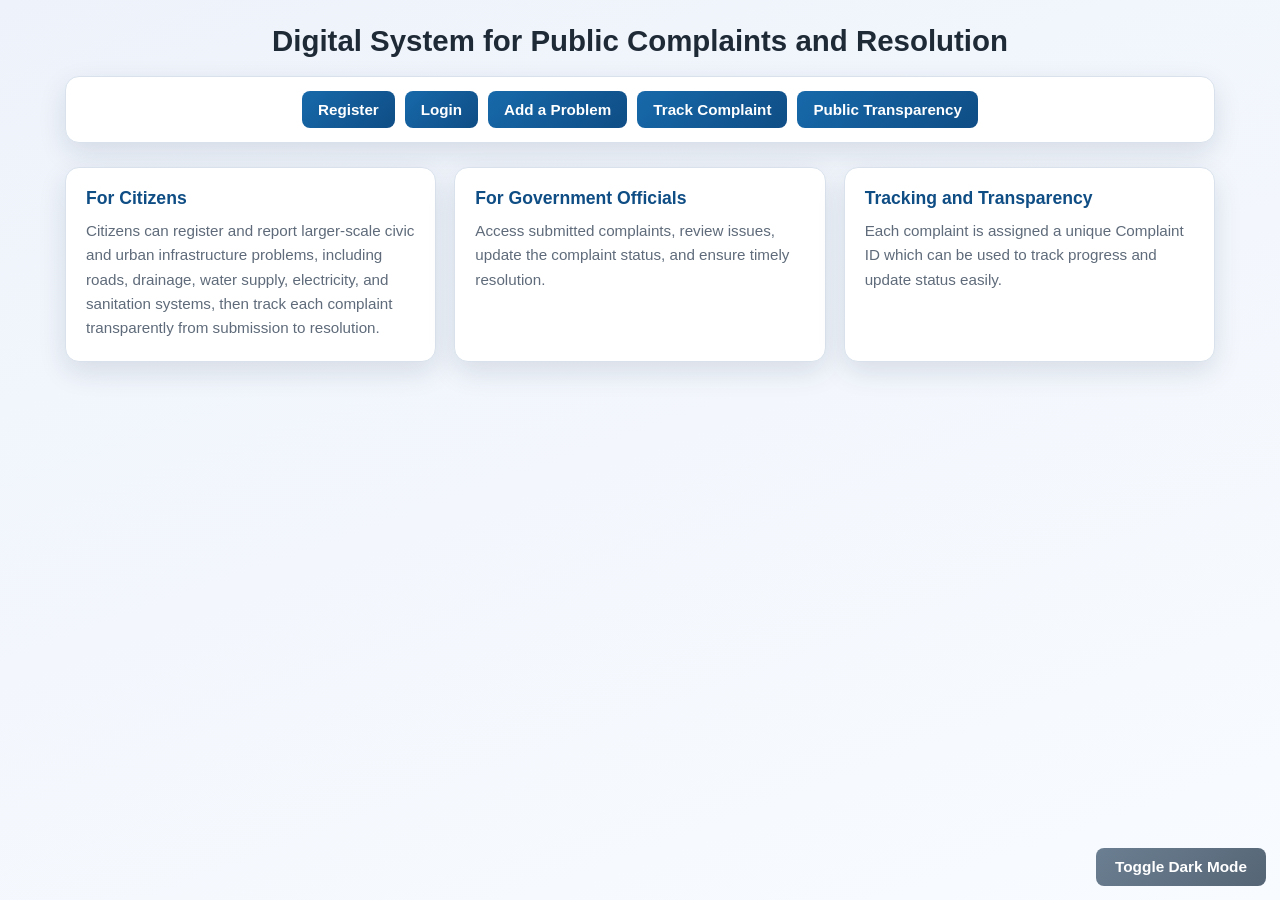
<file: index.html>
<html>
    <head>
        <title>Digital Complaint System</title>
        <link rel="stylesheet" href="style.css">
        <script src="script.js"></script>
    </head>
    <body>
        <h1>Digital System for Public Complaints and Resolution</h1>
        <nav class="menu">
            <a href="register.html">Register</a>
            <a href="login.html">Login</a>
            <a href="problems.html">Add a Problem</a>
            <a href="trackComplaint.html">Track Complaint</a>
            <a href="publicTransparency.html">Public Transparency</a>
        </nav>
        <div class="db">
            <div class="c">
                <h2>For Citizens</h2>
                <p>Citizens can register and report larger-scale civic and urban infrastructure problems, including roads, drainage, water supply, electricity, and sanitation systems, then track each complaint transparently from submission to resolution.</p>
            </div>
            <div class="c">
                <h2>For Government Officials</h2>
                <p>Access submitted complaints, review issues, update the complaint status, and ensure timely resolution.</p>
            </div>
            <div class="c">
                <h2>Tracking and Transparency</h2>
                <p>Each complaint is assigned a unique Complaint ID which can be used to track progress and update status easily.</p>
            </div>
        </div>
    </body>
</html>
</file>
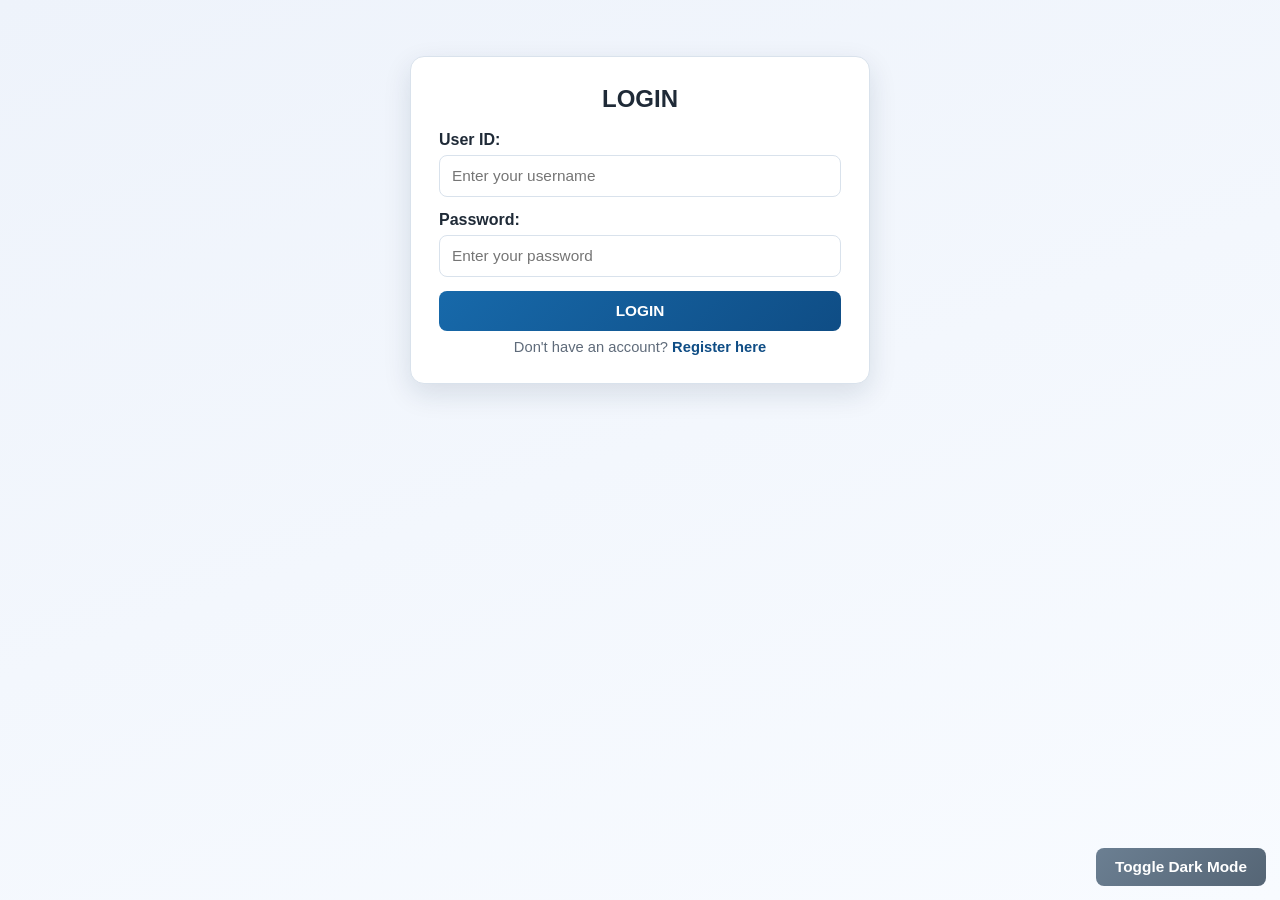
<file: citizenDashboard.html>
<!DOCTYPE html>
<html lang="en">
<head>
    <meta charset="UTF-8">
    <meta name="viewport" content="width=device-width, initial-scale=1.0">
    <title>My Complaints - Public Complaints System</title>
    <link rel="stylesheet" href="style.css">
    <script src="script.js"></script>
</head>
<body onload="displayCitizenComplaints()">
    <div class="dashboard-container">
        <header class="dashboard-header">
            <h1>My Complaints</h1>
            <p class="dashboard-subtitle">Track the progress of your submitted complaints</p>
        </header>

        <div class="table-container">
            <h2>My Notifications</h2>
            <div id="citizenNotifications" class="notification-list"></div>
        </div>

        <div class="table-container">
            <h2>My Submitted Complaints</h2>
            <table id="citizenComplaintsTable" class="complaints-table">
                <thead>
                    <tr>
                        <th>Complaint ID</th>
                        <th>Category</th>
                        <th>Area / City</th>
                        <th>Problem Description</th>
                        <th>Supports</th>
                        <th>Status</th>
                        <th>Progress</th>
                        <th>Resolution Time</th>
                        <th>Evidence</th>
                        <th>Submitted Date</th>
                    </tr>
                </thead>
                <tbody id="citizenComplaintsTableBody"></tbody>
            </table>
        </div>

        <div class="dashboard-actions">
            <button class="btn btn-primary" onclick="window.location.href='problems.html'">Submit New Complaint</button>
            <a class="btn btn-secondary" href="publicTransparency.html">View Public Transparency</a>
            <button class="btn btn-danger" onclick="logout()">Logout</button>
        </div>
    </div>
</body>
</html>
</file>
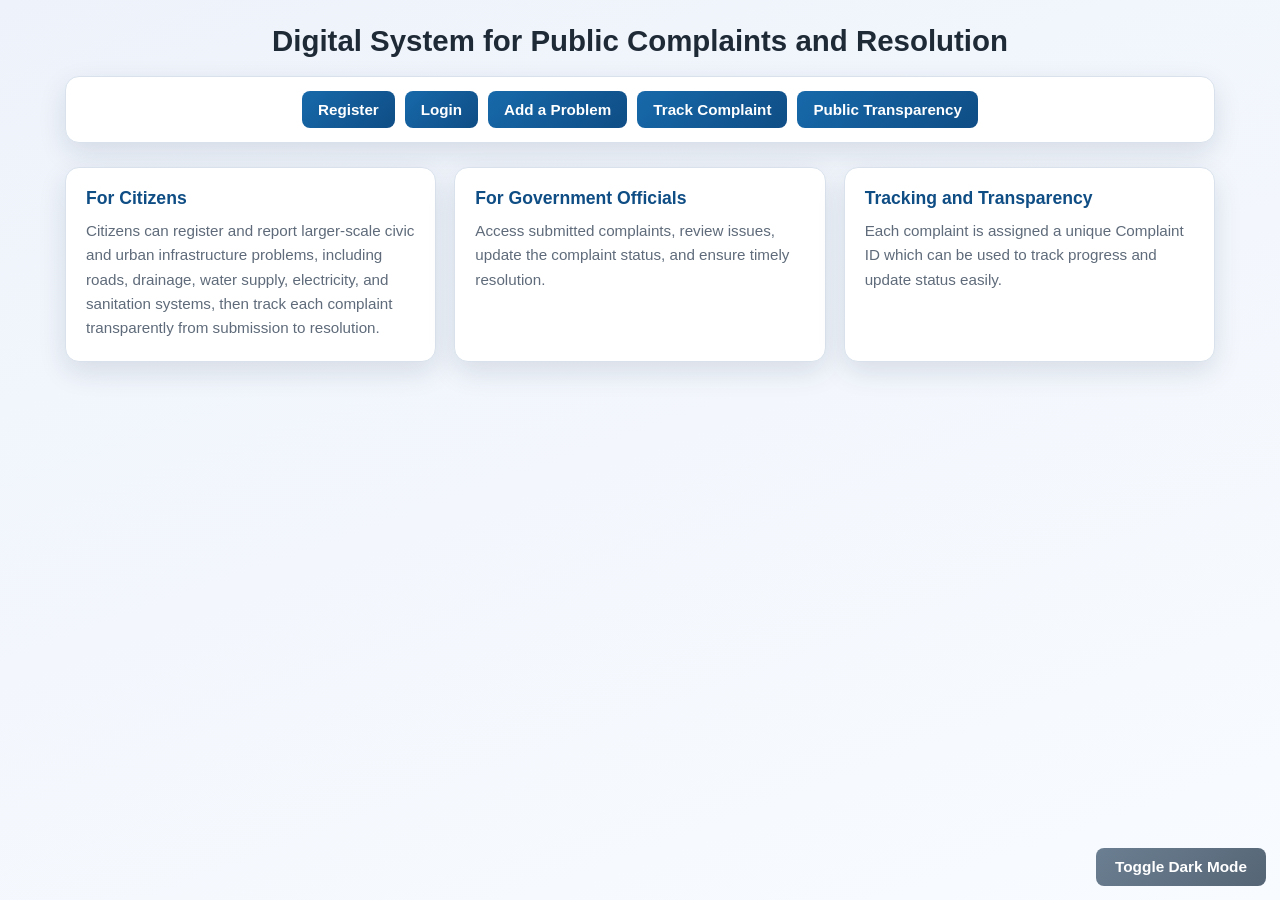
<file: govtDashboard.html>
<!DOCTYPE html>
<html lang="en">
<head>
    <meta charset="UTF-8">
    <meta name="viewport" content="width=device-width, initial-scale=1.0">
    <title>Government Dashboard - Public Complaints System</title>
    <link rel="stylesheet" href="style.css">
    <script src="script.js"></script>
</head>
<body onload="currentFilter='all';currentSearch='';displayComplaintTable()">
    <div class="dashboard-container">
        <header class="dashboard-header">
            <h1>Government Complaint Dashboard</h1>
            <p class="dashboard-subtitle">Manage and resolve public complaints efficiently</p>
        </header>

        <div class="stats-dashboard">
            <div class="stat-card">
                <h3 id="totalComplaints">0</h3>
                <p>Total Complaints</p>
            </div>
            <div class="stat-card">
                <h3 id="submittedComplaints">0</h3>
                <p>Submitted</p>
            </div>
            <div class="stat-card">
                <h3 id="inProgressComplaints">0</h3>
                <p>In Progress</p>
            </div>
            <div class="stat-card">
                <h3 id="resolvedComplaints">0</h3>
                <p>Resolved</p>
            </div>
        </div>

        <div class="controls-section">
            <div class="search-container">
                <input type="text" id="searchInput" placeholder="Search by Complaint ID..." onkeyup="filterComplaints()">
            </div>

            <div class="filter-buttons">
                <button class="btn btn-filter active" onclick="setFilter('all', this)">All Complaints</button>
                <button class="btn btn-filter" onclick="setFilter('Submitted', this)">Submitted</button>
                <button class="btn btn-filter" onclick="setFilter('In Progress', this)">In Progress</button>
                <button class="btn btn-filter" onclick="setFilter('Resolved', this)">Resolved</button>
                <button class="btn btn-filter" onclick="setFilter('High Priority', this)">High Priority</button>
                <button class="btn btn-sort" onclick="sortByPriority()">Sort by Priority</button>
            </div>
        </div>

        <div class="table-container">
            <h2>All Complaints</h2>
            <table id="complaintsTable" class="complaints-table">
                <thead>
                    <tr>
                        <th>Complaint ID</th>
                        <th>User ID</th>
                        <th>Category</th>
                        <th>Area / City</th>
                        <th>Priority</th>
                        <th>Problem Description</th>
                        <th>Supports</th>
                        <th>Status</th>
                        <th>Progress</th>
                        <th>Resolution Time</th>
                        <th>Evidence</th>
                        <th>Actions</th>
                    </tr>
                </thead>
                <tbody id="complaintsTableBody"></tbody>
            </table>
        </div>

        <div class="table-container">
            <h2>Government Activity Log</h2>
            <table class="complaints-table">
                <thead>
                    <tr>
                        <th>Time</th>
                        <th>Official ID</th>
                        <th>Complaint ID</th>
                        <th>Action</th>
                    </tr>
                </thead>
                <tbody id="activityLogTableBody"></tbody>
            </table>
        </div>

        <div class="table-container">
            <h2>Advanced Analytics</h2>
            <div class="analytics-grid" id="advancedAnalyticsCards">
                <div class="mini-stat">
                    <p>Average Resolution Time</p>
                    <h3 id="avgResolutionTime">-</h3>
                </div>
                <div class="mini-stat">
                    <p>Most Common Category</p>
                    <h3 id="mostCommonCategory">-</h3>
                </div>
                <div class="mini-stat">
                    <p>Most Supported Complaint</p>
                    <h3 id="mostSupportedComplaint">-</h3>
                </div>
                <div class="mini-stat">
                    <p>7-Day Complaint Trend</p>
                    <h3 id="complaintTrend">-</h3>
                </div>
            </div>
            <div id="categoryTrendChart" class="chart-block"></div>
        </div>

        <div class="table-container">
            <h2>Area Analytics and Heatmap</h2>
            <div id="areaAnalyticsChart" class="chart-block"></div>
            <div id="heatmapStats" class="heatmap-grid"></div>
        </div>

        <div class="table-container">
            <h2>Top Citizen Contributors</h2>
            <table class="complaints-table">
                <thead>
                    <tr>
                        <th>User ID</th>
                        <th>Complaints Submitted</th>
                        <th>Complaints Supported</th>
                        <th>Contribution Score</th>
                    </tr>
                </thead>
                <tbody id="topContributorsTableBody"></tbody>
            </table>
        </div>

        <div class="dashboard-actions">
            <button class="btn btn-success" onclick="exportComplaintsReport()">Export CSV Report</button>
            <button class="btn btn-danger" onclick="clearAllData()">Clear All Data</button>
            <button class="btn btn-secondary" onclick="logout()">Logout</button>
            <a href="index.html" class="btn btn-primary">Back to Home</a>
        </div>
    </div>
</body>
</html>
</file>
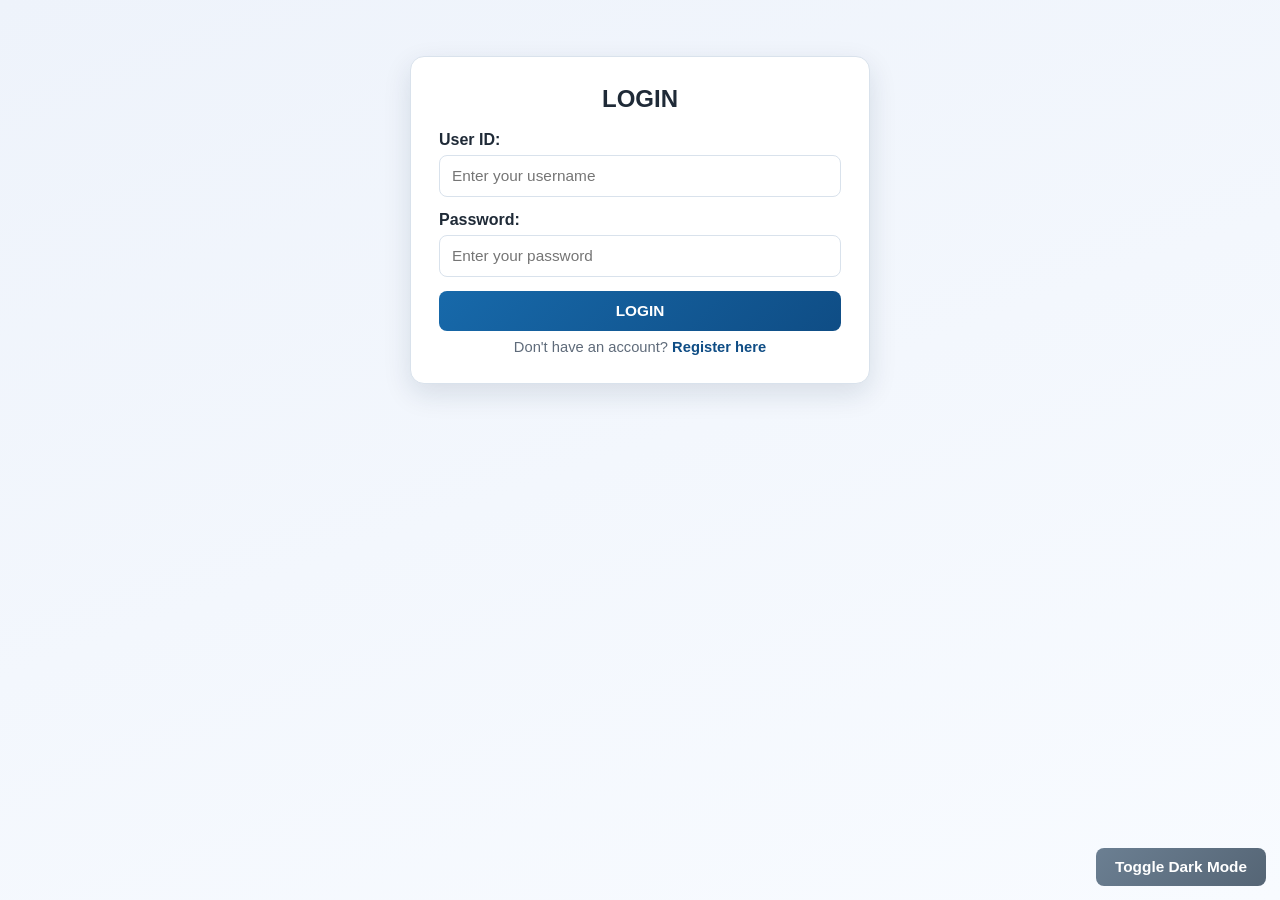
<file: login.html>
<html>
    <head>
        <title>Login</title>
        <meta name="viewport" content="width=device-width, initial-scale=1">
        <link rel="stylesheet" href="style.css">
        <script src="script.js"></script>
    </head>
    <body>
        <form onsubmit="loginUser(); return false;">
            <h1>LOGIN</h1>
            <div>
                <label for="userID" class="form-label">User ID:</label>
                <input type="text" id="userID" placeholder="Enter your username" required>
            </div>
            <div>
                <label for="password" class="form-label">Password:</label>
                <input type="password" id="password" placeholder="Enter your password" required>
            </div>
            <button type="submit">LOGIN</button>
            <p class="form-register-link">Don't have an account? <a href="register.html">Register here</a></p>
        </form>
    </body>
</html>
</file>
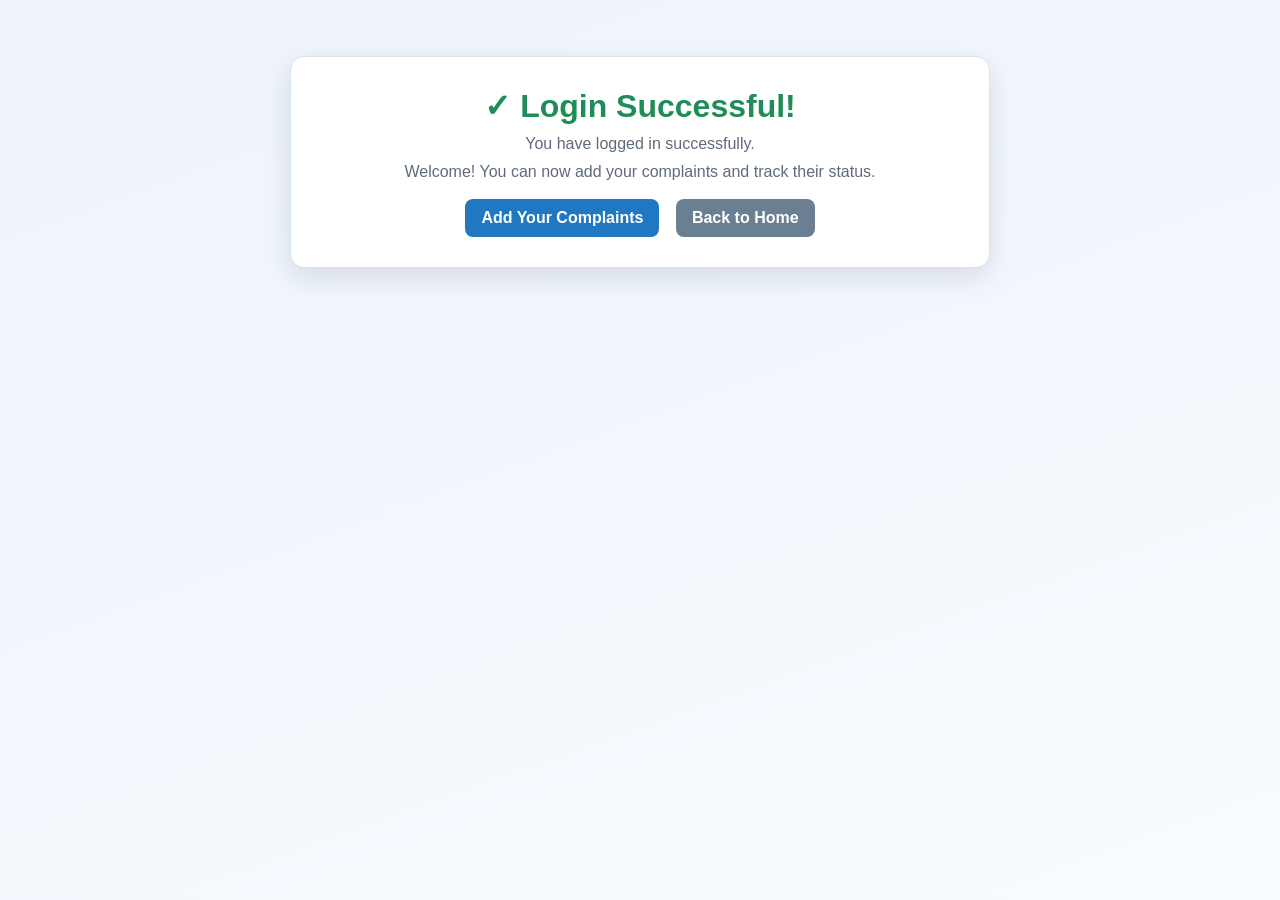
<file: loginSuccess.html>
<html>
<head>
    <title>Login Successful</title>
    <link rel="stylesheet" href="style.css">
</head>
<body>
    <div class="success-container">
        <h1>✓ Login Successful!</h1>
        <p>You have logged in successfully.</p>
        <p class="info">Welcome! You can now add your complaints and track their status.</p>
        <a href="problems.html" class="primary">Add Your Complaints</a>
        <a href="index.html" class="secondary">Back to Home</a>
    </div>
</body>

</html>
</file>
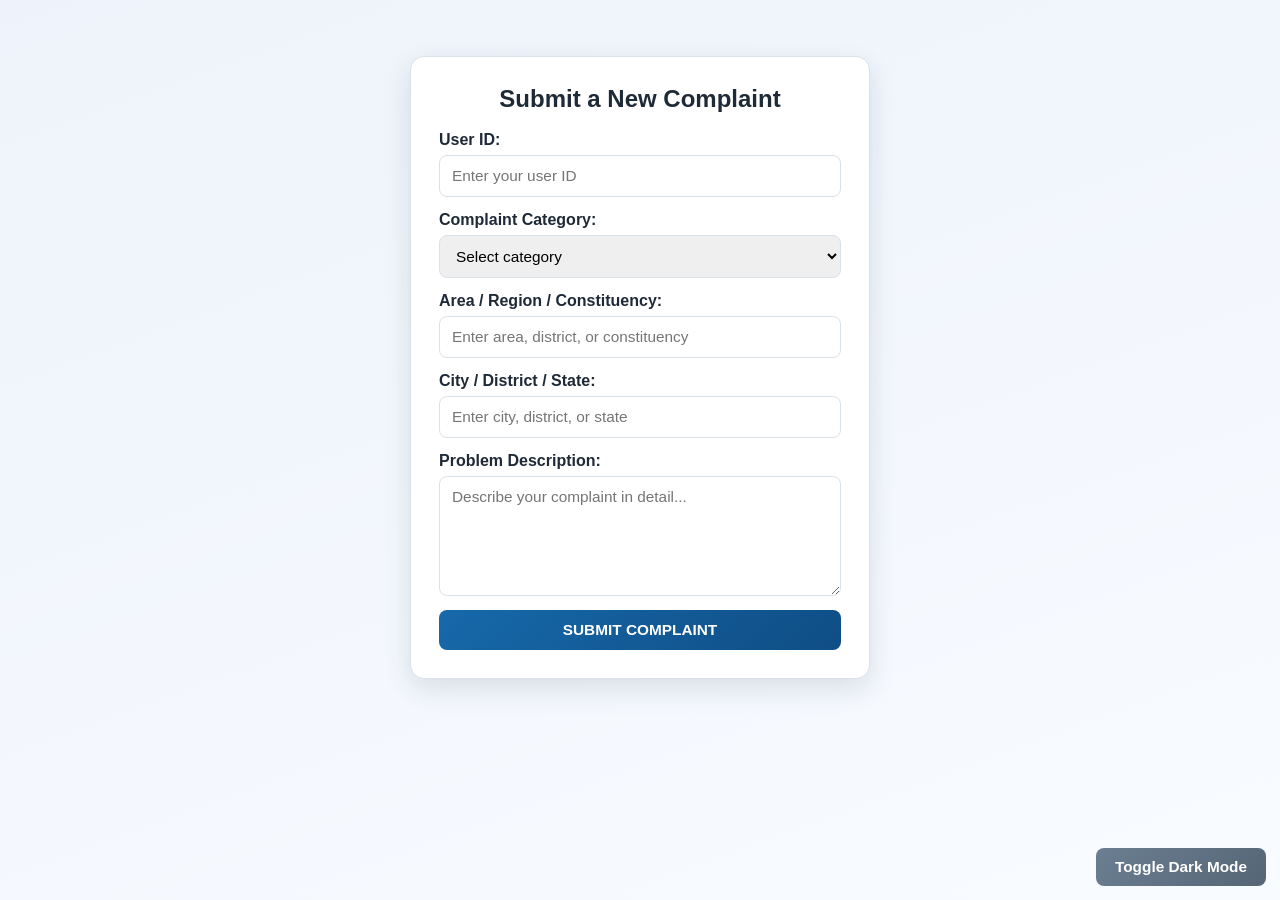
<file: problems.html>
<html>
<head>
    <title>Submit Complaint</title>
    <link rel="stylesheet" href="style.css">
    <script src="script.js"></script>
</head>
<body>
    <form onsubmit="addComplaint(); return false;">
        <h1>Submit a New Complaint</h1>
        <div>
            <label for="userID" class="form-label">User ID:</label>
            <input type="text" id="userID" placeholder="Enter your user ID" required>
        </div>
        <div>
            <label for="category" class="form-label">Complaint Category:</label>
            <select id="category" required>
                <option value="">Select category</option>
                <option value="Roads & Transport Infrastructure">Roads & Transport Infrastructure</option>
                <option value="Drainage & Flood Management">Drainage & Flood Management</option>
                <option value="Water Supply & Distribution">Water Supply & Distribution</option>
                <option value="Electricity & Power Supply">Electricity & Power Supply</option>
                <option value="Sanitation & Waste Management">Sanitation & Waste Management</option>
                <option value="Corruption & Misuse of Power">Corruption & Misuse of Power</option>
                <option value="Law & Order / Public Security">Law & Order / Public Security</option>
                <option value="Healthcare & Public Health">Healthcare & Public Health</option>
                <option value="Education & Skill Development">Education & Skill Development</option>
                <option value="Employment & Economic Distress">Employment & Economic Distress</option>
                <option value="Women, Child & Social Welfare">Women, Child & Social Welfare</option>
                <option value="Environment & Climate Risk">Environment & Climate Risk</option>
                <option value="Agriculture & Rural Livelihood">Agriculture & Rural Livelihood</option>
                <option value="National Infrastructure & Transport">National Infrastructure & Transport</option>
                <option value="Digital Governance & Public Services">Digital Governance & Public Services</option>
            </select>
        </div>
        <div>
            <label for="area" class="form-label">Area / Region / Constituency:</label>
            <input type="text" id="area" placeholder="Enter area, district, or constituency" required>
        </div>
        <div>
            <label for="city" class="form-label">City / District / State:</label>
            <input type="text" id="city" placeholder="Enter city, district, or state" required>
        </div>
        <div>
            <label for="problem" class="form-label">Problem Description:</label>
            <textarea id="problem" placeholder="Describe your complaint in detail..." rows="5" required></textarea>
        </div>
        <button type="submit">SUBMIT COMPLAINT</button>
    </form>
</body>
</html>
</file>
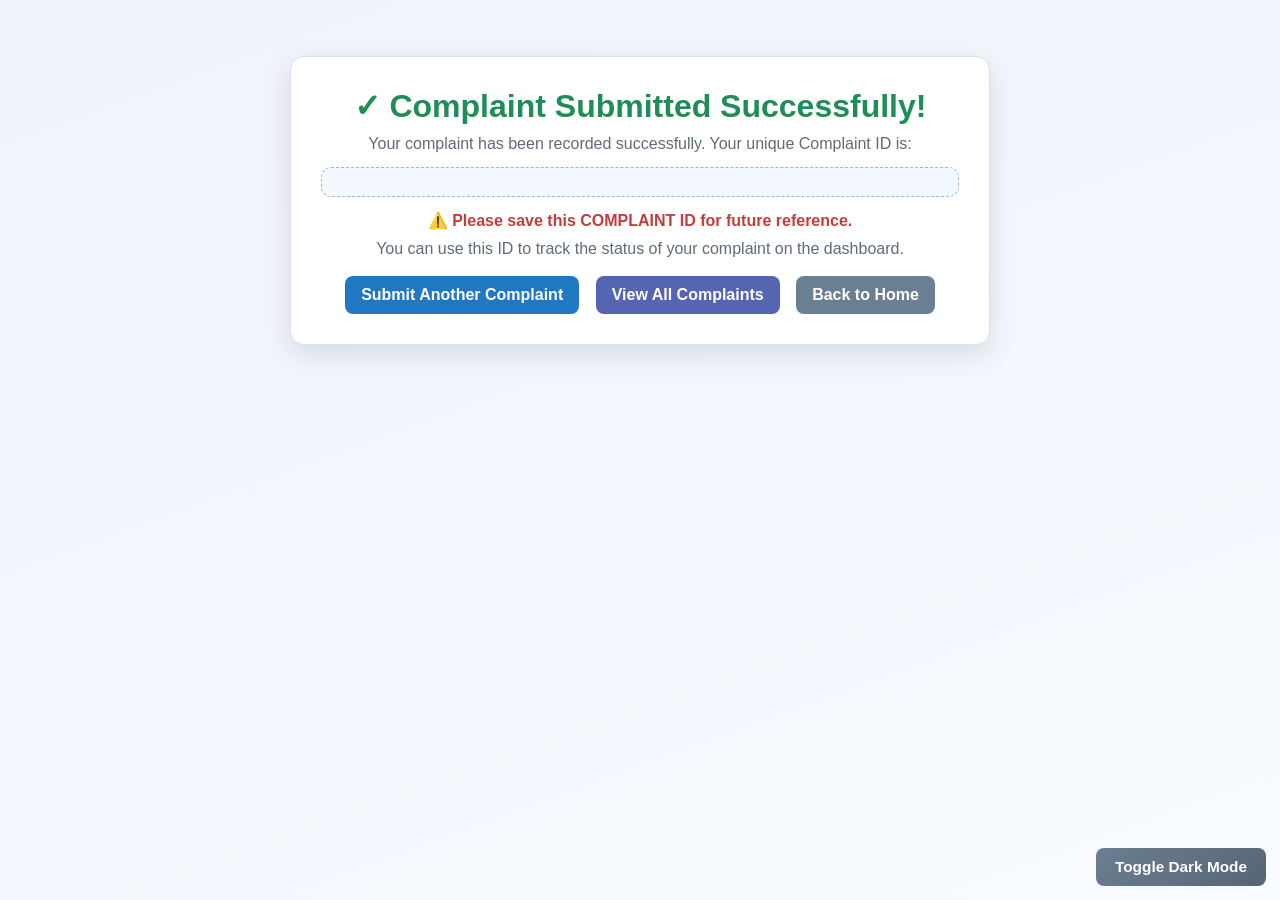
<file: problemsSuccess.html>
<html>
<head>
    <title>Problem Submitted</title>
    <link rel="stylesheet" href="style.css">
    <script src="script.js"></script>
</head>
<body onload="displayComplaintId()">
    <div class="success-container">
        <h1>✓ Complaint Submitted Successfully!</h1>
        <p class="description">Your complaint has been recorded successfully. Your unique Complaint ID is:</p>
        <h2 id="cmpID" class="id-display"></h2>
        <p class="warning">⚠️ Please save this COMPLAINT ID for future reference.</p>
        <p class="info">You can use this ID to track the status of your complaint on the dashboard.</p>
        <a href="problems.html" class="primary">Submit Another Complaint</a>
        <a href="#" class="purple" onclick="viewAllComplaints(); return false;">View All Complaints</a>
        <a href="index.html" class="secondary">Back to Home</a>
    </div>
</body>

</html>
</file>
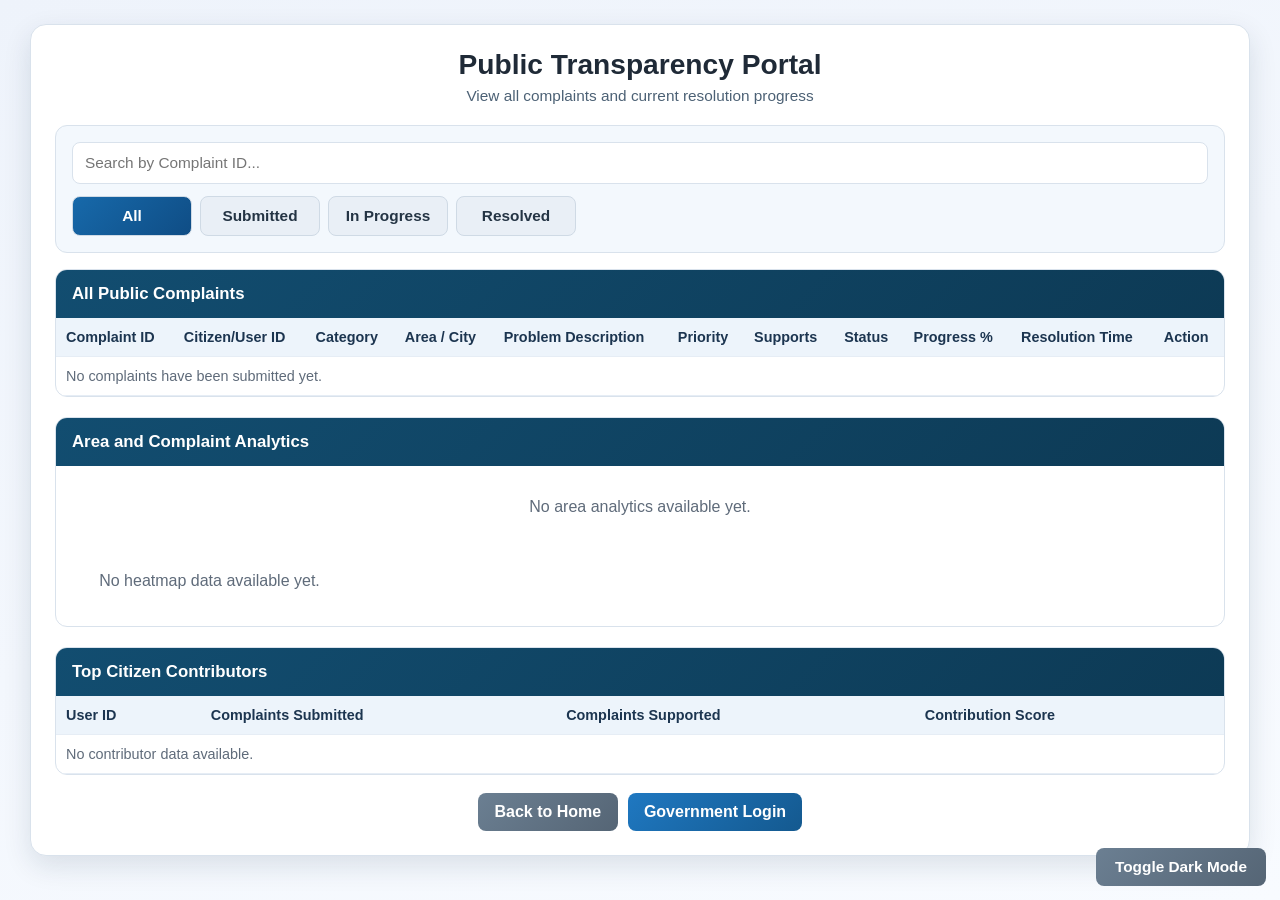
<file: publicTransparency.html>
<!DOCTYPE html>
<html lang="en">
<head>
    <meta charset="UTF-8">
    <meta name="viewport" content="width=device-width, initial-scale=1.0">
    <title>Public Transparency Portal - Complaints</title>
    <link rel="stylesheet" href="style.css">
    <script src="script.js"></script>
</head>
<body onload="currentFilter='all';currentSearch='';displayPublicComplaintTable()" class="public-portal-body">
    <div class="dashboard-container public-portal">
        <header class="dashboard-header">
            <h1>Public Transparency Portal</h1>
            <p class="dashboard-subtitle">View all complaints and current resolution progress</p>
        </header>

        <div class="controls-section">
            <div class="search-container">
                <input type="text" id="searchInput" placeholder="Search by Complaint ID..." onkeyup="filterComplaints()">
            </div>
            <div class="filter-buttons">
                <button class="btn btn-filter active" onclick="setFilter('all', this)">All</button>
                <button class="btn btn-filter" onclick="setFilter('Submitted', this)">Submitted</button>
                <button class="btn btn-filter" onclick="setFilter('In Progress', this)">In Progress</button>
                <button class="btn btn-filter" onclick="setFilter('Resolved', this)">Resolved</button>
            </div>
        </div>

        <div class="table-container">
            <h2>All Public Complaints</h2>
            <table class="complaints-table" id="publicComplaintsTable">
                <thead>
                    <tr>
                        <th>Complaint ID</th>
                        <th>Citizen/User ID</th>
                        <th>Category</th>
                        <th>Area / City</th>
                        <th>Problem Description</th>
                        <th>Priority</th>
                        <th>Supports</th>
                        <th>Status</th>
                        <th>Progress %</th>
                        <th>Resolution Time</th>
                        <th>Action</th>
                    </tr>
                </thead>
                <tbody id="publicComplaintsTableBody"></tbody>
            </table>
        </div>

        <div class="table-container">
            <h2>Area and Complaint Analytics</h2>
            <div id="publicAreaAnalyticsChart" class="chart-block"></div>
            <div id="publicHeatmapStats" class="heatmap-grid"></div>
        </div>

        <div class="table-container">
            <h2>Top Citizen Contributors</h2>
            <table class="complaints-table">
                <thead>
                    <tr>
                        <th>User ID</th>
                        <th>Complaints Submitted</th>
                        <th>Complaints Supported</th>
                        <th>Contribution Score</th>
                    </tr>
                </thead>
                <tbody id="publicTopContributorsTableBody"></tbody>
            </table>
        </div>

        <div class="dashboard-actions">
            <a href="index.html" class="btn btn-secondary">Back to Home</a>
            <a href="login.html" class="btn btn-primary">Government Login</a>
        </div>
    </div>
</body>
</html>
</file>
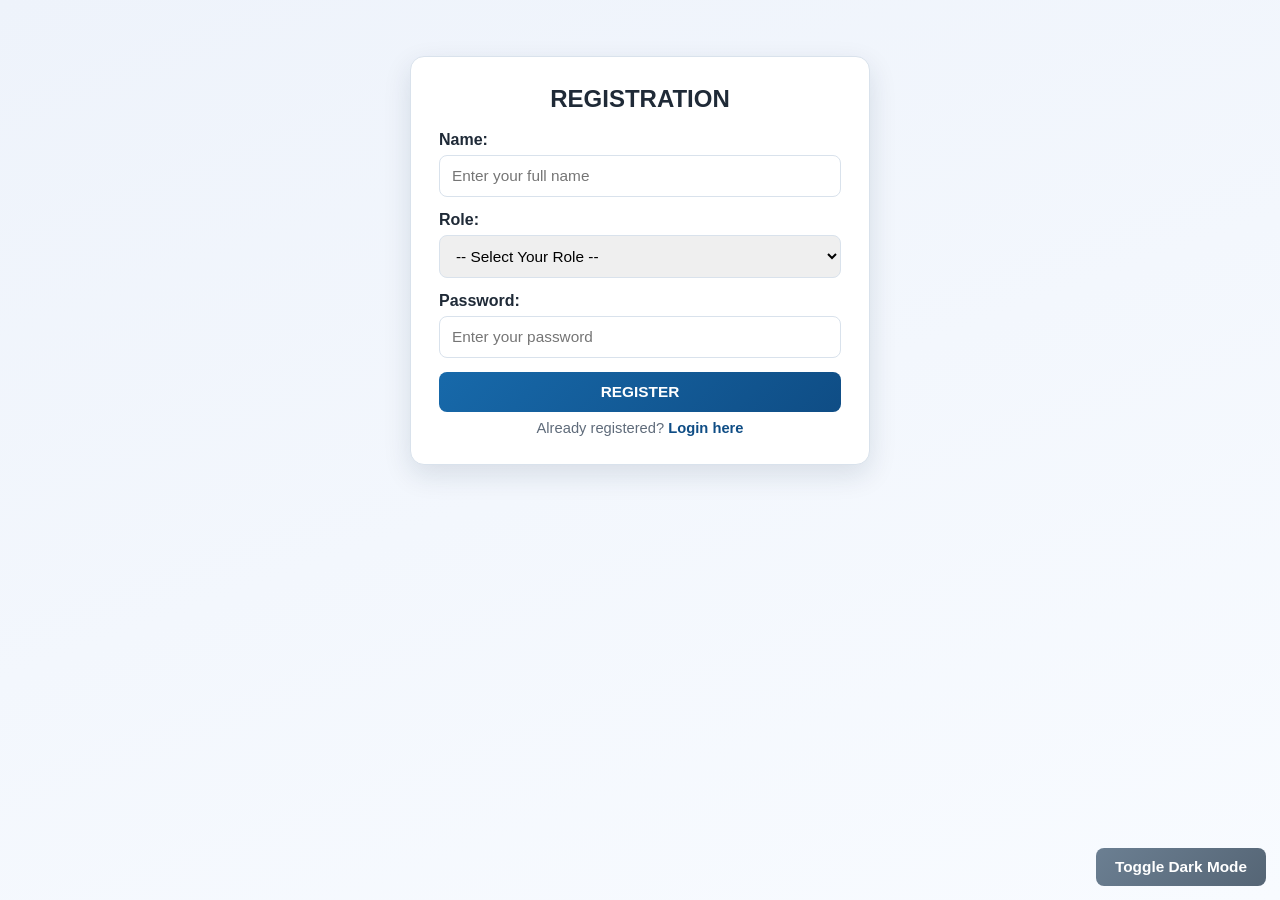
<file: register.html>
<html>
<head>
    <title>Registration</title>
    <meta name="viewport" content="width=device-width, initial-scale=1">
    <link rel="stylesheet" href="style.css">
    <script src="script.js"></script>
</head>
<body>
    <form onsubmit="registerUser(); return false;">
        <h1>REGISTRATION</h1>
        <div>
            <label for="name" class="form-label">Name:</label>
            <input type="text" id="name" placeholder="Enter your full name" required>
        </div>
        <div>
            <label for="role" class="form-label">Role:</label>
            <select id="role" required>
                <option value="">-- Select Your Role --</option>
                <option value="public">Public (Citizen)</option>
                <option value="govt">Government Official</option>
            </select>
        </div>
        <div>
            <label for="password" class="form-label">Password:</label>
            <input type="password" id="password" placeholder="Enter your password" required>
        </div>
        <button type="submit">REGISTER</button>
        <p class="form-register-link">Already registered? <a href="login.html">Login here</a></p>
    </form>
</body>
</html>
</file>
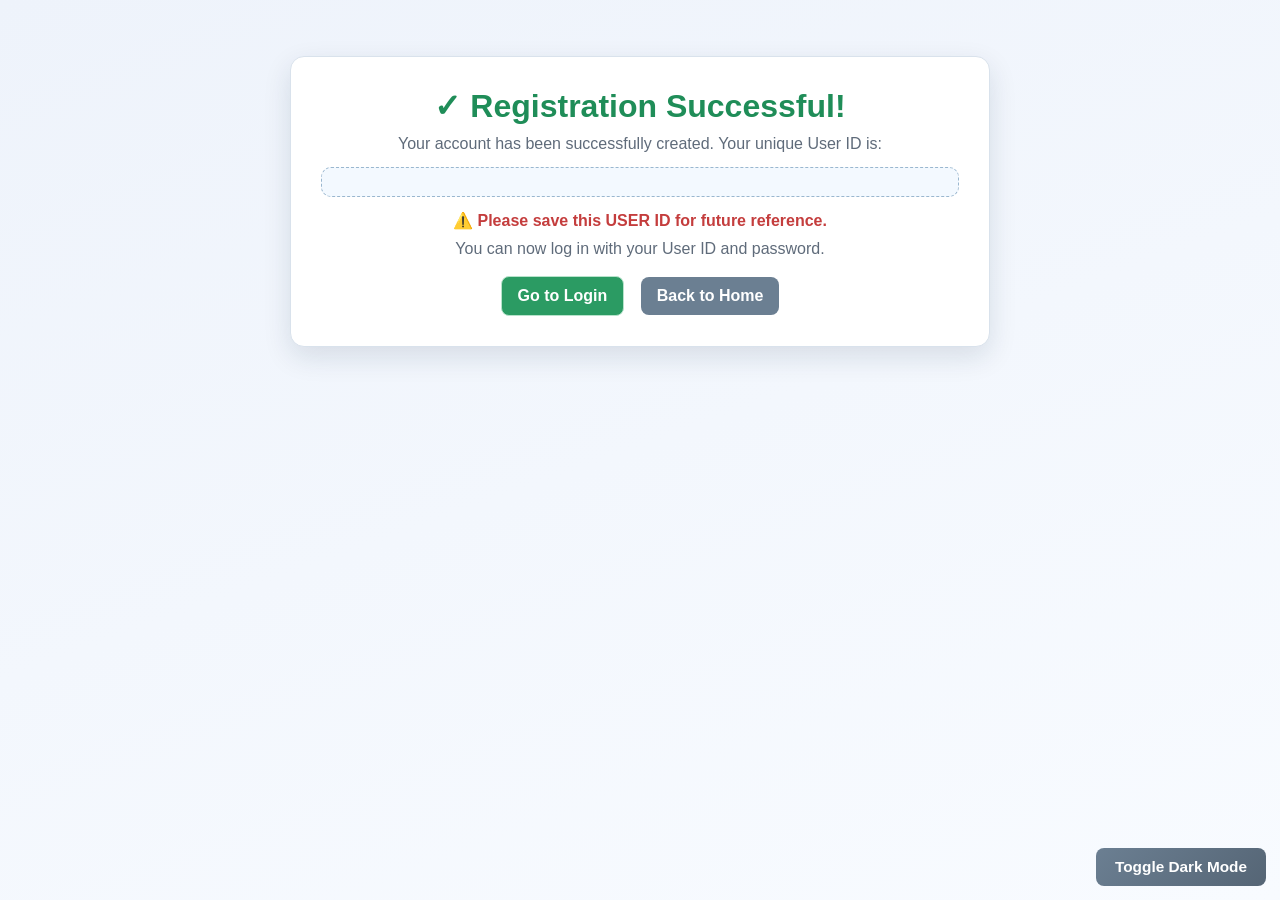
<file: registrationSuccess.html>
<html>
<head>
    <title>Successful Registration</title>
    <link rel="stylesheet" href="style.css">
    <script src="script.js"></script>
</head>
<body onload="displayUserId()">
    <div class="success-container">
        <h1>✓ Registration Successful!</h1>
        <p class="description">Your account has been successfully created. Your unique User ID is:</p>
        <h2 id="uid" class="id-display"></h2>
        <p class="warning">⚠️ Please save this USER ID for future reference.</p>
        <p class="info">You can now log in with your User ID and password.</p>
        <a href="login.html" class="success">Go to Login</a>
        <a href="index.html" class="secondary">Back to Home</a>
    </div>
</body>

</html>
</file>
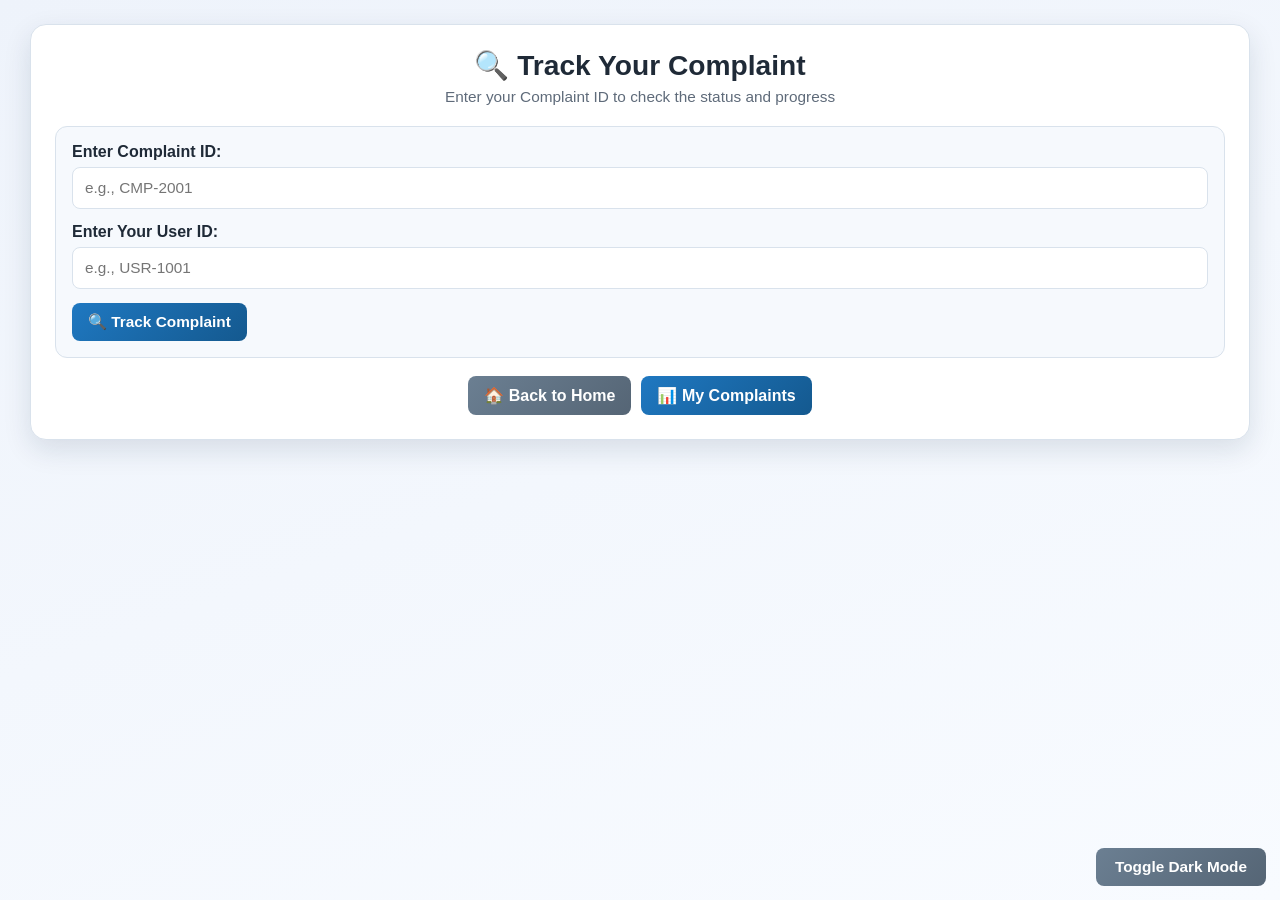
<file: trackComplaint.html>
<!DOCTYPE html>
<html lang="en">
<head>
    <meta charset="UTF-8">
    <meta name="viewport" content="width=device-width, initial-scale=1.0">
    <title>Track Complaint - Public Complaints System</title>
    <link rel="stylesheet" href="style.css">
    <script src="script.js"></script>
</head>
<body>
    <div class="dashboard-container">
        <header class="dashboard-header">
            <h1>🔍 Track Your Complaint</h1>
            <p class="dashboard-subtitle">Enter your Complaint ID to check the status and progress</p>
        </header>

        <!-- Complaint Tracking Form -->
        <div class="tracking-form">
            <div class="form-group">
                <label for="trackComplaintID">Enter Complaint ID:</label>
                <input type="text" id="trackComplaintID" placeholder="e.g., CMP-2001" required>
            </div>
            <div class="form-group">
                <label for="trackUserID">Enter Your User ID:</label>
                <input type="text" id="trackUserID" placeholder="e.g., USR-1001" required>
            </div>
            <button class="btn btn-primary" onclick="trackComplaint()">🔍 Track Complaint</button>
        </div>

        <!-- Complaint Details (Hidden initially) -->
        <div id="complaintDetails" class="complaint-details" style="display: none;">
            <h2>📋 Complaint Details</h2>
            <div class="details-grid">
                <div class="detail-item">
                    <strong>Complaint ID:</strong> <span id="detailComplaintID"></span>
                </div>
                <div class="detail-item">
                    <strong>Category:</strong> <span id="detailCategory"></span>
                </div>
                <div class="detail-item">
                    <strong>Area / City:</strong> <span id="detailLocation"></span>
                </div>
                <div class="detail-item">
                    <strong>Problem:</strong> <span id="detailProblem"></span>
                </div>
                <div class="detail-item">
                    <strong>Priority:</strong> <span id="detailPriority"></span>
                </div>
                <div class="detail-item">
                    <strong>Support Count:</strong> <span id="detailSupportCount"></span>
                </div>
                <div class="detail-item">
                    <strong>Status:</strong> <span id="detailStatus"></span>
                </div>
                <div class="detail-item">
                    <strong>Progress:</strong>
                    <div class="progress-container">
                        <div class="progress-bar">
                            <div class="progress-fill" id="detailProgressFill" style="width: 0%"></div>
                        </div>
                        <div class="progress-text" id="detailProgressText">0%</div>
                    </div>
                </div>
                <div class="detail-item">
                    <strong>Evidence:</strong> <span id="detailEvidence">No evidence available</span>
                </div>
                <div class="detail-item">
                    <strong>Resolution Time:</strong> <span id="detailResolutionTime"></span>
                </div>
            </div>
            <div class="detail-item detail-full">
                <strong>Timeline / History:</strong>
                <div id="detailTimeline"></div>
            </div>
            <div class="detail-item detail-full">
                <strong>Discussion:</strong>
                <div id="detailComments"></div>
            </div>
        </div>

        <!-- Navigation -->
        <div class="dashboard-actions">
            <a href="index.html" class="btn btn-secondary">🏠 Back to Home</a>
            <a href="citizenDashboard.html" class="btn btn-primary">📊 My Complaints</a>
        </div>
    </div>
</body>

</html>
</file>
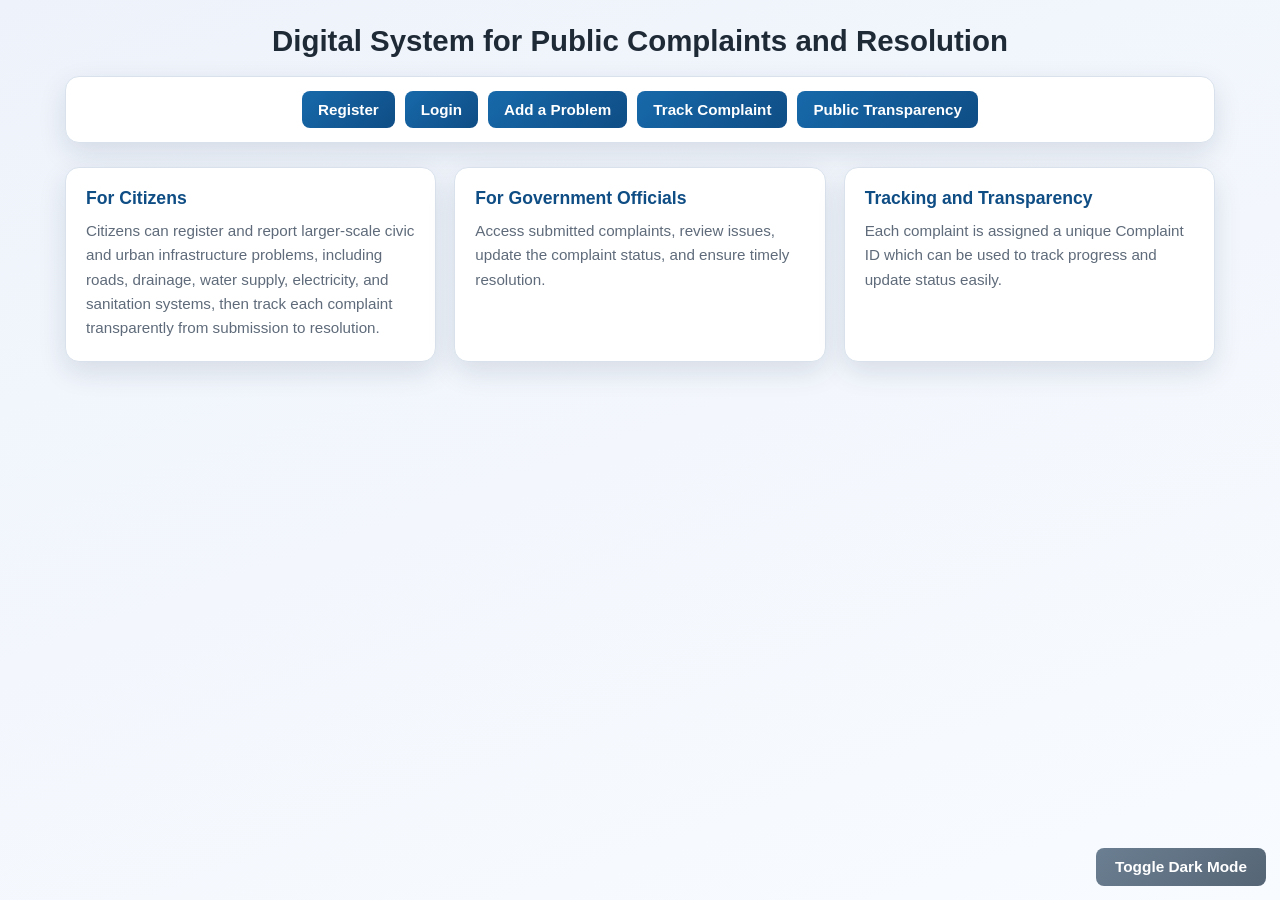
<file: update.html>
<!DOCTYPE html>
<html lang="en">
<head>
    <meta charset="UTF-8">
    <meta name="viewport" content="width=device-width, initial-scale=1.0">
    <title>Update Complaint Progress - Public Complaints System</title>
    <link rel="stylesheet" href="style.css">
    <script src="script.js"></script>
</head>
<body onload="loadUpdateForm()">
    <div class="dashboard-container">
        <header class="dashboard-header">
            <h1>🔄 Update Complaint Progress</h1>
            <p class="dashboard-subtitle">Update progress and add evidence for the selected complaint</p>
        </header>

        <!-- Update Progress Form -->
        <div id="updateForm" class="update-form">
            <div class="form-group">
                <p><strong>Complaint ID:</strong> <span id="updateComplaintID"></span></p>
                <p><strong>Problem Description:</strong> <span id="updateProblem"></span></p>
            </div>

            <div class="form-group">
                <label for="updateStatus">Status:</label>
                <select id="updateStatus" class="form-select">
                    <option value="Auto">Auto (based on progress)</option>
                    <option value="Submitted">Submitted</option>
                    <option value="In Progress">In Progress</option>
                    <option value="Resolved">Resolved</option>
                </select>
            </div>

            <div class="form-group">
                <label for="updatePriority">Priority Level:</label>
                <select id="updatePriority" class="form-select">
                    <option value="Low">Low</option>
                    <option value="Medium">Medium</option>
                    <option value="High">High</option>
                </select>
            </div>

            <div class="form-group">
                <label for="updateProgress">Progress Percentage (0-100%):</label>
                <input type="range" id="updateProgress" min="0" max="100" value="0" oninput="updateProgressDisplay()">
                <div class="progress-container">
                    <div class="progress-bar">
                        <div class="progress-fill" id="progressFill" style="width: 0%"></div>
                    </div>
                    <div class="progress-text" id="progressText">0%</div>
                </div>
            </div>

            <div class="form-group">
                <label for="updatePhoto">📎 Upload Evidence Photo (Optional):</label>
                <input type="file" id="updatePhoto" accept="image/*" onchange="previewPhoto()">
                <div id="photoPreviewContainer" style="display: none;">
                    <img id="photoPreview" class="photo-preview" alt="Evidence Photo Preview">
                </div>
            </div>

                        <div class="form-group">
                <label for="updateOfficialNote">Official Response Note (Optional):</label>
                <textarea id="updateOfficialNote" rows="3" placeholder="Describe actions taken by the department..."></textarea>
            </div>
            <div class="form-actions">
                <button class="btn btn-success" onclick="saveComplaintUpdate()">💾 Save Update</button>
                <button class="btn btn-danger" onclick="cancelUpdate()">❌ Cancel</button>
            </div>
        </div>

        <!-- Navigation -->
        <div class="dashboard-actions">
            <a href="govtDashboard.html" class="btn btn-secondary">⬅️ Back to Dashboard</a>
        </div>
    </div>
</body>
</html>
</file>
<file: style.css>
:root {
    --bg-start: #eef3fb;
    --bg-end: #f8fbff;
    --surface: #ffffff;
    --surface-soft: #f6f9fd;
    --text: #1f2a37;
    --muted: #5f6b7a;
    --primary: #1769aa;
    --primary-strong: #0f4d85;
    --secondary: #5c6f82;
    --danger: #c43d3d;
    --success: #1f8d58;
    --warning: #c27a0a;
    --border: #d9e2ec;
    --shadow: 0 10px 28px rgba(16, 42, 67, 0.12);
}

* {
    margin: 0;
    padding: 0;
    box-sizing: border-box;
}

html, body {
    min-height: 100%;
}

body {
    font-family: "Segoe UI", Tahoma, Geneva, Verdana, sans-serif;
    color: var(--text);
    background: linear-gradient(160deg, var(--bg-start), var(--bg-end));
    padding: 24px;
}

body.dark-mode {
    --bg-start: #0e1726;
    --bg-end: #131f31;
    --surface: #162436;
    --surface-soft: #1d2f45;
    --text: #e7edf7;
    --muted: #b2c0d2;
    --border: #31465f;
    --shadow: 0 12px 24px rgba(0, 0, 0, 0.4);
}

h1, h2, h3 {
    color: var(--text);
}

a {
    text-decoration: none;
}

/* Home */
body > h1 {
    text-align: center;
    margin-bottom: 18px;
    font-size: clamp(1.5rem, 2.3vw, 2rem);
}

.menu {
    width: min(1150px, 100%);
    margin: 0 auto 24px;
    background: var(--surface);
    border: 1px solid var(--border);
    border-radius: 14px;
    padding: 14px;
    display: flex;
    justify-content: center;
    gap: 10px;
    flex-wrap: wrap;
    box-shadow: var(--shadow);
}

.menu a {
    background: linear-gradient(135deg, var(--primary), var(--primary-strong));
    color: #fff;
    padding: 10px 16px;
    font-size: 0.95rem;
    font-weight: 600;
    border-radius: 8px;
    transition: transform 0.2s ease, filter 0.2s ease;
}

.menu a:hover {
    transform: translateY(-1px);
    filter: brightness(1.05);
}

.db {
    width: min(1150px, 100%);
    margin: 0 auto;
    display: grid;
    grid-template-columns: repeat(3, minmax(220px, 1fr));
    gap: 18px;
}

.c {
    background: var(--surface);
    border: 1px solid var(--border);
    border-radius: 14px;
    padding: 20px;
    box-shadow: var(--shadow);
}

.c h2 {
    margin-bottom: 10px;
    color: var(--primary-strong);
    font-size: 1.1rem;
}

.c p {
    color: var(--muted);
    line-height: 1.6;
    font-size: 0.95rem;
}

/* Forms */
form {
    width: min(460px, 100%);
    margin: 32px auto;
    padding: 28px;
    border-radius: 14px;
    border: 1px solid var(--border);
    background: var(--surface);
    box-shadow: var(--shadow);
}

form h1 {
    text-align: center;
    margin-bottom: 18px;
    font-size: 1.5rem;
}

form div {
    margin-bottom: 14px;
    text-align: left;
}

.form-label {
    display: block;
    font-weight: 600;
    margin-bottom: 6px;
    color: var(--text);
}

input,
select,
textarea,
button {
    width: 100%;
    border-radius: 8px;
    border: 1px solid var(--border);
    font-size: 0.96rem;
    padding: 11px 12px;
    font-family: inherit;
}

textarea,
textarea.form-textarea {
    min-height: 120px;
    resize: vertical;
}

input:focus,
select:focus,
textarea:focus {
    outline: none;
    border-color: #6ea8d9;
    box-shadow: 0 0 0 3px rgba(23, 105, 170, 0.12);
}

button,
.btn {
    border: none;
    cursor: pointer;
    color: #fff;
    font-weight: 600;
    background: linear-gradient(135deg, var(--primary), var(--primary-strong));
    transition: transform 0.2s ease, box-shadow 0.2s ease;
}

button:hover,
.btn:hover {
    transform: translateY(-1px);
    box-shadow: 0 8px 16px rgba(15, 77, 133, 0.24);
}

.form-register-link {
    margin-top: 8px;
    font-size: 0.92rem;
    color: var(--muted);
    text-align: center;
}

.form-register-link a {
    color: var(--primary-strong);
    font-weight: 700;
}

/* Shared button variants */
.btn {
    display: inline-flex;
    align-items: center;
    justify-content: center;
    width: auto;
    min-width: 140px;
    padding: 10px 16px;
    border-radius: 8px;
}

.btn-primary { background: linear-gradient(135deg, #1f78c1, #14598f); }
.btn-secondary { background: linear-gradient(135deg, #6b7f92, #556575); }
.btn-success { background: linear-gradient(135deg, #2b9b63, #1f7b4f); }
.btn-danger { background: linear-gradient(135deg, #d14f4f, #aa3636); }
.btn-sort { background: linear-gradient(135deg, #2f7d69, #235c4e); }

.btn:disabled {
    opacity: 0.65;
    cursor: not-allowed;
    box-shadow: none;
    transform: none;
}

/* Success pages */
.success-container {
    width: min(700px, 100%);
    margin: 32px auto;
    padding: 30px;
    border: 1px solid var(--border);
    border-radius: 14px;
    background: var(--surface);
    box-shadow: var(--shadow);
    text-align: center;
}

.success-container h1 {
    color: var(--success);
    margin-bottom: 10px;
}

.success-container p {
    color: var(--muted);
    margin: 10px 0;
}

.success-container .id-display {
    margin: 14px 0;
    padding: 14px;
    border-radius: 10px;
    border: 1px dashed #9ab7cf;
    background: #f3f9ff;
    color: #104e86;
    letter-spacing: 0.5px;
}

.success-container .warning {
    color: var(--danger);
    font-weight: 700;
}

.success-container a {
    margin: 8px 6px 0;
    display: inline-block;
    color: #fff;
    padding: 10px 16px;
    border-radius: 8px;
    font-weight: 600;
}

.success-container a.primary { background: #1f78c1; }
.success-container a.secondary { background: #6b7f92; }
.success-container a.success { background: #2b9b63; }
.success-container a.purple { background: #5665b3; }

/* Dashboard shells */
.dashboard-container {
    width: min(1220px, 100%);
    margin: 0 auto;
    border: 1px solid var(--border);
    border-radius: 16px;
    background: var(--surface);
    box-shadow: var(--shadow);
    padding: 24px;
}

.dashboard-header {
    text-align: center;
    margin-bottom: 20px;
}

.dashboard-header h1 {
    margin-bottom: 6px;
    font-size: clamp(1.4rem, 2.2vw, 1.9rem);
}

.dashboard-subtitle {
    color: var(--muted);
    font-size: 0.96rem;
}

.stats-dashboard {
    display: grid;
    grid-template-columns: repeat(4, minmax(150px, 1fr));
    gap: 14px;
    margin: 18px 0;
}

.stat-card {
    border-radius: 12px;
    padding: 18px;
    text-align: center;
    color: #fff;
    background: linear-gradient(150deg, #1f78c1, #15588d);
    box-shadow: 0 8px 18px rgba(15, 77, 133, 0.25);
}

.stat-card h3 {
    color: #fff;
    font-size: 1.85rem;
    margin-bottom: 4px;
}

.controls-section,
.tracking-form,
.complaint-details,
.update-form {
    background: var(--surface-soft);
    border: 1px solid var(--border);
    border-radius: 12px;
    padding: 16px;
    margin: 16px 0;
}

.search-container input {
    margin: 0;
}

.filter-buttons {
    margin-top: 12px;
    display: flex;
    flex-wrap: wrap;
    gap: 8px;
}

.btn-filter {
    background: #e9eff6;
    color: #243444;
    border: 1px solid #cfdae5;
    min-width: 120px;
}

.btn-filter.active {
    background: linear-gradient(135deg, var(--primary), var(--primary-strong));
    color: #fff;
}

.table-container {
    margin-top: 16px;
    border: 1px solid var(--border);
    border-radius: 12px;
    overflow: auto;
    background: #fff;
}

.table-container h2 {
    margin: 0;
    padding: 14px 16px;
    background: linear-gradient(135deg, #1f3f5d, #16324b);
    color: #fff;
    font-size: 1.05rem;
}

.complaints-table {
    width: 100%;
    border-collapse: collapse;
    font-size: 0.9rem;
    min-width: 1080px;
}

.complaints-table th,
.complaints-table td {
    border-bottom: 1px solid #e6edf5;
    padding: 11px 10px;
    text-align: left;
    vertical-align: middle;
}

.table-container + .table-container {
    margin-top: 20px;
}

.complaints-table th {
    background: #edf4fb;
    color: #1c3550;
    font-weight: 700;
}

.complaints-table tbody tr:nth-child(even) {
    background: #fbfdff;
}

.complaints-table tbody tr:hover {
    background: #f2f8ff;
}

.complaint-id {
    font-family: "Consolas", "Courier New", monospace;
    color: #12385d;
    font-weight: 700;
}

.user-id {
    color: #165b94;
    font-weight: 600;
}

.problem-desc {
    max-width: 340px;
    word-break: break-word;
    line-height: 1.45;
}

.no-complaints {
    text-align: center;
    padding: 24px;
    color: var(--muted);
}

.priority-badge,
.status-badge {
    display: inline-block;
    border-radius: 999px;
    padding: 5px 10px;
    font-weight: 700;
    font-size: 0.75rem;
}

.priority-high { background: #fde7e7; color: #8b2626; }
.priority-medium { background: #fff0d9; color: #8a5d00; }
.priority-low { background: #e2f2ff; color: #0d4a73; }

.status-pending { background: #fef3df; color: #8a5d00; }
.status-in-progress { background: #e7f1ff; color: #124f85; }
.status-resolved { background: #e4f7eb; color: #16603c; }

.progress-container {
    display: flex;
    align-items: center;
    gap: 8px;
}

.progress-bar {
    width: 120px;
    height: 10px;
    border-radius: 999px;
    overflow: hidden;
    background: #dce8f3;
}

.progress-fill {
    height: 100%;
    background: linear-gradient(90deg, #1f78c1, #2a9d68);
}

.progress-text {
    font-weight: 700;
    color: #1f3f5d;
    font-size: 0.76rem;
}

.evidence-cell {
    text-align: center;
}

.evidence-photo,
.photo-preview {
    width: 60px;
    height: 60px;
    object-fit: cover;
    border-radius: 8px;
    border: 1px solid var(--border);
    cursor: pointer;
}

.no-evidence {
    color: var(--muted);
    font-size: 0.82rem;
}

.actions-cell {
    text-align: left;
    vertical-align: top;
    min-width: 340px;
}

.support-box {
    display: grid;
    gap: 6px;
    min-width: 180px;
}

.support-meta {
    font-size: 0.78rem;
    color: var(--muted);
}

.support-input {
    width: 100%;
    padding: 7px 9px;
    font-size: 0.82rem;
    margin: 0;
}

.support-box .btn {
    width: 100%;
    min-width: 0;
    padding: 8px 10px;
    font-size: 0.8rem;
}

.dashboard-actions {
    margin-top: 18px;
    display: flex;
    flex-wrap: wrap;
    justify-content: center;
    gap: 10px;
}

.form-group {
    margin-bottom: 14px;
    text-align: left;
}

.form-group label {
    font-weight: 600;
    margin-bottom: 6px;
    display: block;
}

.form-select {
    width: 100%;
}

.form-actions {
    margin-top: 8px;
    display: flex;
    gap: 10px;
    flex-wrap: wrap;
}

.form-actions .btn {
    flex: 1;
    min-width: 150px;
}

.details-grid {
    display: grid;
    grid-template-columns: repeat(2, minmax(220px, 1fr));
    gap: 10px;
}

.detail-item {
    background: #fff;
    border: 1px solid var(--border);
    border-radius: 10px;
    padding: 12px;
}

.detail-item strong {
    display: block;
    margin-bottom: 5px;
    color: #1a3954;
}

#photoPreviewContainer {
    margin-top: 8px;
}

/* Modal */
.image-modal {
    position: fixed;
    inset: 0;
    display: flex;
    align-items: center;
    justify-content: center;
    background: rgba(10, 24, 39, 0.75);
    z-index: 1000;
    padding: 18px;
}

.modal-content {
    position: relative;
    max-width: 800px;
    width: 100%;
}

.full-image {
    width: 100%;
    max-height: 86vh;
    object-fit: contain;
    border-radius: 10px;
    background: #fff;
}

.close-modal {
    position: absolute;
    top: -10px;
    right: -6px;
    color: #fff;
    font-size: 1.8rem;
    font-weight: 800;
    cursor: pointer;
}

/* Public transparency tune */
.public-portal .table-container h2 {
    background: linear-gradient(135deg, #124d70, #0d3a55);
}

.public-portal .controls-section {
    background: #f3f8fd;
}

.public-portal-body .dashboard-subtitle {
    color: #4c6175;
}

/* Utility */
.no-data {
    text-align: center;
    color: var(--muted);
    padding: 20px;
}

.success {
    background: #e7f8ee;
    border: 1px solid #b7e3cb;
    color: #18623d;
    border-radius: 8px;
    padding: 12px;
}

/* Responsive */
@media (max-width: 1024px) {
    .db {
        grid-template-columns: repeat(2, minmax(220px, 1fr));
    }

    .stats-dashboard {
        grid-template-columns: repeat(2, minmax(140px, 1fr));
    }

    .details-grid {
        grid-template-columns: 1fr;
    }
}

@media (max-width: 768px) {
    body {
        padding: 14px;
    }

    .dashboard-container,
    form,
    .success-container {
        padding: 16px;
    }

    .db {
        grid-template-columns: 1fr;
    }

    .complaints-table {
        display: block;
        overflow-x: auto;
        white-space: nowrap;
    }

    .progress-bar {
        width: 90px;
    }

    .menu a,
    .btn {
        width: 100%;
        min-width: 0;
    }

    .form-actions {
        flex-direction: column;
    }
}

.theme-toggle {
    position: fixed;
    right: 14px;
    bottom: 14px;
    z-index: 1200;
    min-width: 170px;
}

.detail-full {
    margin-top: 12px;
}

.support-box {
    margin-bottom: 10px;
}

.action-stack {
    display: grid;
    gap: 12px;
    min-width: 310px;
}

.action-card {
    border: 1px solid #d1dfec;
    border-radius: 12px;
    background: linear-gradient(180deg, #fbfdff, #f3f8fd);
    padding: 12px;
    box-shadow: 0 3px 10px rgba(20, 70, 110, 0.08);
}

.action-title {
    font-size: 0.76rem;
    font-weight: 700;
    color: #16507f;
    margin-bottom: 8px;
    text-transform: uppercase;
    letter-spacing: 0.7px;
}

.comment-box,
.timeline-box {
    border: 1px solid #dce6f2;
    border-radius: 10px;
    background: #f8fbff;
    padding: 8px;
    margin-bottom: 10px;
}

.comment-input {
    margin: 8px 0;
    min-height: 78px;
    resize: vertical;
}

.action-card .btn {
    width: 100%;
    min-width: 0;
    margin-top: 4px;
}

.comment-item {
    border-left: 3px solid #8db5d9;
    padding: 6px 8px;
    margin-bottom: 6px;
    font-size: 0.82rem;
    background: #ffffff;
}

.official-comment {
    border-left-color: #1f8d58;
    background: #ecfaf2;
}

.mini-list {
    margin: 6px 0 0 16px;
    font-size: 0.8rem;
}

.mini-list li {
    margin-bottom: 4px;
}

.muted-small {
    color: var(--muted);
    font-size: 0.74rem;
}

.notification-list {
    padding: 12px;
}

.notification-item {
    border: 1px solid #d7e2ee;
    border-radius: 8px;
    background: #f7fbff;
    padding: 10px;
    margin-bottom: 8px;
}

.notification-item.unread {
    border-left: 4px solid #1f78c1;
}

.analytics-grid {
    display: grid;
    grid-template-columns: repeat(4, minmax(180px, 1fr));
    gap: 10px;
    padding: 14px;
}

.mini-stat {
    border: 1px solid var(--border);
    border-radius: 10px;
    background: var(--surface-soft);
    padding: 12px;
}

.mini-stat p {
    color: var(--muted);
    font-size: 0.82rem;
    margin-bottom: 6px;
}

.mini-stat h3 {
    font-size: 1rem;
}

.chart-block {
    padding: 12px 14px 16px;
}

.bar-row {
    display: grid;
    grid-template-columns: minmax(180px, 2fr) 4fr 50px;
    gap: 8px;
    align-items: center;
    margin-bottom: 7px;
}

.bar-label {
    font-size: 0.82rem;
    color: var(--text);
}

.bar-wrap {
    height: 12px;
    border-radius: 999px;
    overflow: hidden;
    background: #dce8f4;
}

.bar-fill {
    height: 100%;
    background: linear-gradient(90deg, #0f5f9d, #2d8bcf);
}

.bar-fill.alt {
    background: linear-gradient(90deg, #1e8150, #39a96b);
}

.bar-value {
    font-size: 0.8rem;
    font-weight: 700;
}

.heatmap-grid {
    padding: 0 14px 16px;
    display: grid;
    grid-template-columns: repeat(4, minmax(180px, 1fr));
    gap: 8px;
}

.heat-cell {
    color: #fff;
    border-radius: 10px;
    padding: 10px;
    min-height: 64px;
    font-size: 0.82rem;
    display: flex;
    flex-direction: column;
    justify-content: space-between;
}

.heat-cell span {
    font-size: 0.76rem;
    opacity: 0.9;
}

body.dark-mode .table-container,
body.dark-mode .detail-item,
body.dark-mode .action-card,
body.dark-mode .comment-box,
body.dark-mode .timeline-box,
body.dark-mode .notification-item,
body.dark-mode .tracking-form,
body.dark-mode .complaint-details,
body.dark-mode .update-form,
body.dark-mode .controls-section {
    background: #1b2c42;
    border-color: #304761;
    color: #e7edf7;
}

body.dark-mode .action-card {
    background: linear-gradient(180deg, #1f3349, #1a2b3f);
    box-shadow: 0 4px 12px rgba(0, 0, 0, 0.25);
}

body.dark-mode .table-container h2 {
    background: linear-gradient(135deg, #18344f, #132b42);
    color: #ecf3ff;
}

body.dark-mode .complaints-table th {
    background: #223951;
    color: #eaf2fb;
}

body.dark-mode .complaints-table td,
body.dark-mode .complaints-table tbody tr:nth-child(even),
body.dark-mode .complaints-table tbody tr:hover {
    background: #1a2e44;
    color: #e7edf7;
}

body.dark-mode input,
body.dark-mode textarea,
body.dark-mode select {
    background: #0f1f32;
    color: #e7edf7;
    border-color: #3c5875;
}

body.dark-mode .comment-item {
    background: #12263a;
    color: #e7edf7;
}

body.dark-mode .official-comment {
    background: #173a31;
}

body.dark-mode .action-title,
body.dark-mode .muted-small,
body.dark-mode .support-meta,
body.dark-mode .no-evidence {
    color: #c8d7ea;
}

@media (max-width: 1024px) {
    .analytics-grid,
    .heatmap-grid {
        grid-template-columns: repeat(2, minmax(160px, 1fr));
    }

    .bar-row {
        grid-template-columns: minmax(120px, 2fr) 4fr 45px;
    }
}

@media (max-width: 768px) {
    .analytics-grid,
    .heatmap-grid {
        grid-template-columns: 1fr;
    }

    .bar-row {
        grid-template-columns: 1fr;
        gap: 4px;
    }

    .theme-toggle {
        width: calc(100% - 28px);
        right: 14px;
        bottom: 10px;
    }

    .complaints-table {
        min-width: 980px;
    }

    .actions-cell {
        min-width: 320px;
    }

    .action-stack {
        min-width: 290px;
    }
}
</file>
